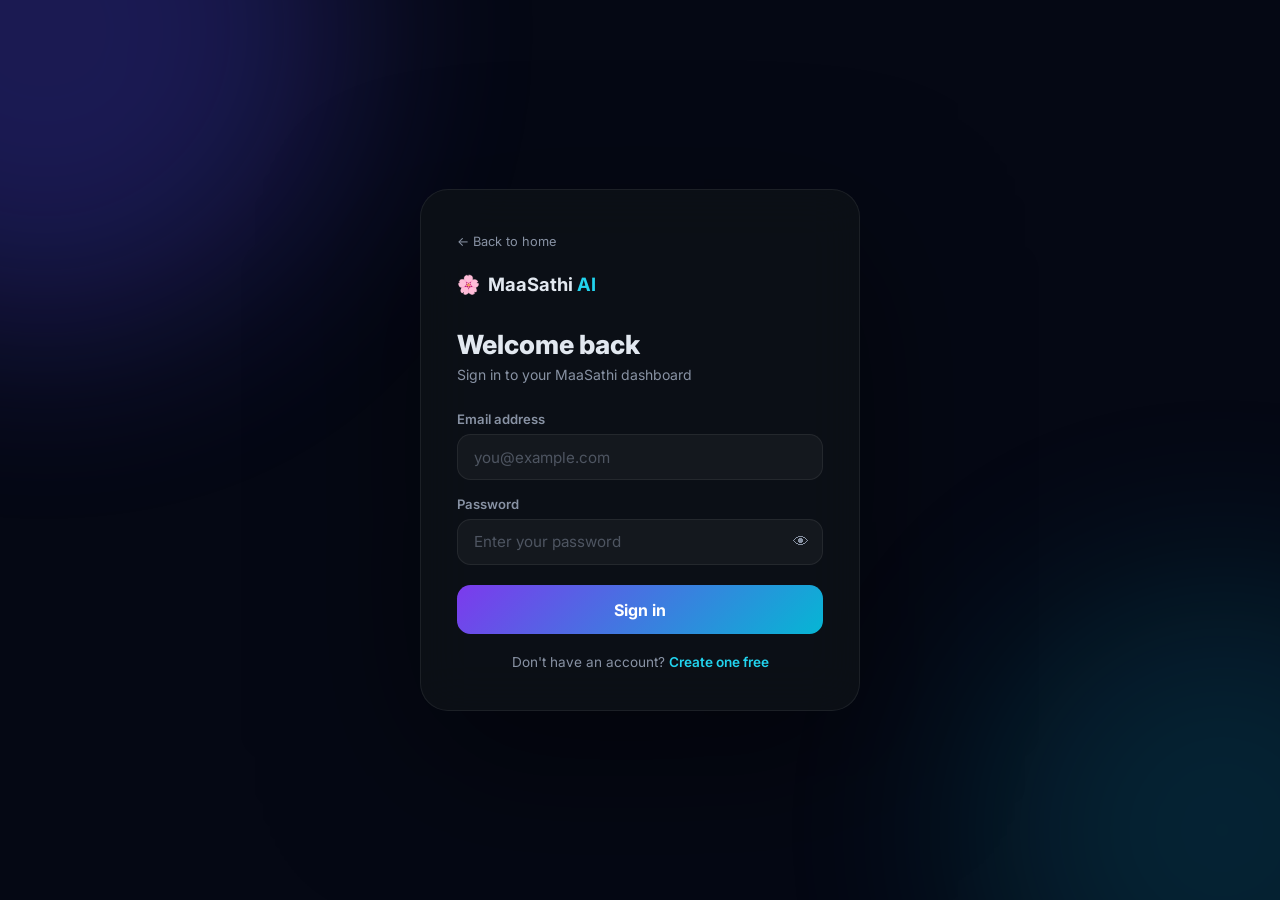
<file: frontend/login.html>
<!doctype html>
<html lang="en">
<head>
  <meta charset="UTF-8" />
  <meta name="viewport" content="width=device-width, initial-scale=1.0" />
  <title>Sign In — MaaSathi AI</title>
  <meta name="description" content="Sign in to MaaSathi AI — your intelligent personal assistant for mothers." />
  <link rel="stylesheet" href="auth.css" />
</head>
<body>

  <div class="bg-orbs">
    <div class="orb orb-1"></div>
    <div class="orb orb-2"></div>
  </div>

  <div class="auth-card">
    <a href="/" class="back-link">← Back to home</a>

    <a href="/" class="auth-logo">
      <span>🌸</span>
      <span>MaaSathi <span class="logo-ai">AI</span></span>
    </a>

    <h1 class="auth-heading">Welcome back</h1>
    <p class="auth-sub">Sign in to your MaaSathi dashboard</p>

    <div id="errorMsg" class="error-msg"></div>

    <form class="auth-form" id="loginForm" novalidate>
      <div class="form-group">
        <label class="form-label" for="email">Email address</label>
        <input
          class="form-input"
          type="email"
          id="email"
          name="email"
          placeholder="you@example.com"
          autocomplete="email"
          required
        />
      </div>

      <div class="form-group">
        <label class="form-label" for="password">Password</label>
        <div class="input-wrap">
          <input
            class="form-input"
            type="password"
            id="password"
            name="password"
            placeholder="Enter your password"
            autocomplete="current-password"
            required
          />
          <button type="button" class="toggle-pw" id="togglePw" aria-label="Toggle password">👁</button>
        </div>
      </div>

      <button type="submit" class="btn-submit" id="submitBtn">
        <span class="spinner"></span>
        <span class="btn-text">Sign in</span>
      </button>
    </form>

    <div id="successOverlay" class="success-overlay">
      <div class="success-icon">✅</div>
      <div class="success-title">Signed in successfully!</div>
      <div class="success-sub">Redirecting to your dashboard…</div>
    </div>

    <p class="auth-switch">
      Don't have an account? <a href="/register.html">Create one free</a>
    </p>
  </div>

  <script>
    const API = 'http://127.0.0.1:5000';

    // Redirect if already logged in
    fetch(`${API}/api/auth/me`, { credentials: 'include' })
      .then(r => r.json())
      .then(d => { if (d.authenticated) window.location.href = '/dashboard.html'; })
      .catch(() => {});

    // Toggle password visibility
    document.getElementById('togglePw').addEventListener('click', () => {
      const pw = document.getElementById('password');
      pw.type = pw.type === 'password' ? 'text' : 'password';
    });

    // Login form
    document.getElementById('loginForm').addEventListener('submit', async (e) => {
      e.preventDefault();
      const btn   = document.getElementById('submitBtn');
      const errEl = document.getElementById('errorMsg');
      errEl.classList.remove('show');

      const email    = document.getElementById('email').value.trim();
      const password = document.getElementById('password').value;

      if (!email || !password) {
        errEl.textContent = 'Please fill in all fields.';
        errEl.classList.add('show');
        return;
      }

      btn.classList.add('loading');
      btn.disabled = true;

      try {
        const res  = await fetch(`${API}/api/auth/login`, {
          method: 'POST',
          headers: { 'Content-Type': 'application/json' },
          credentials: 'include',
          body: JSON.stringify({ email, password }),
        });
        const data = await res.json();

        if (!res.ok) {
          errEl.textContent = data.error || 'Login failed. Please try again.';
          errEl.classList.add('show');
          btn.classList.remove('loading');
          btn.disabled = false;
          return;
        }

        // Success
        document.getElementById('loginForm').style.display = 'none';
        document.getElementById('successOverlay').classList.add('show');
        setTimeout(() => { window.location.href = '/dashboard.html'; }, 1500);

      } catch (err) {
        errEl.textContent = 'Cannot connect to the server. Is the backend running?';
        errEl.classList.add('show');
        btn.classList.remove('loading');
        btn.disabled = false;
      }
    });
  </script>
</body>
</html>
</file>
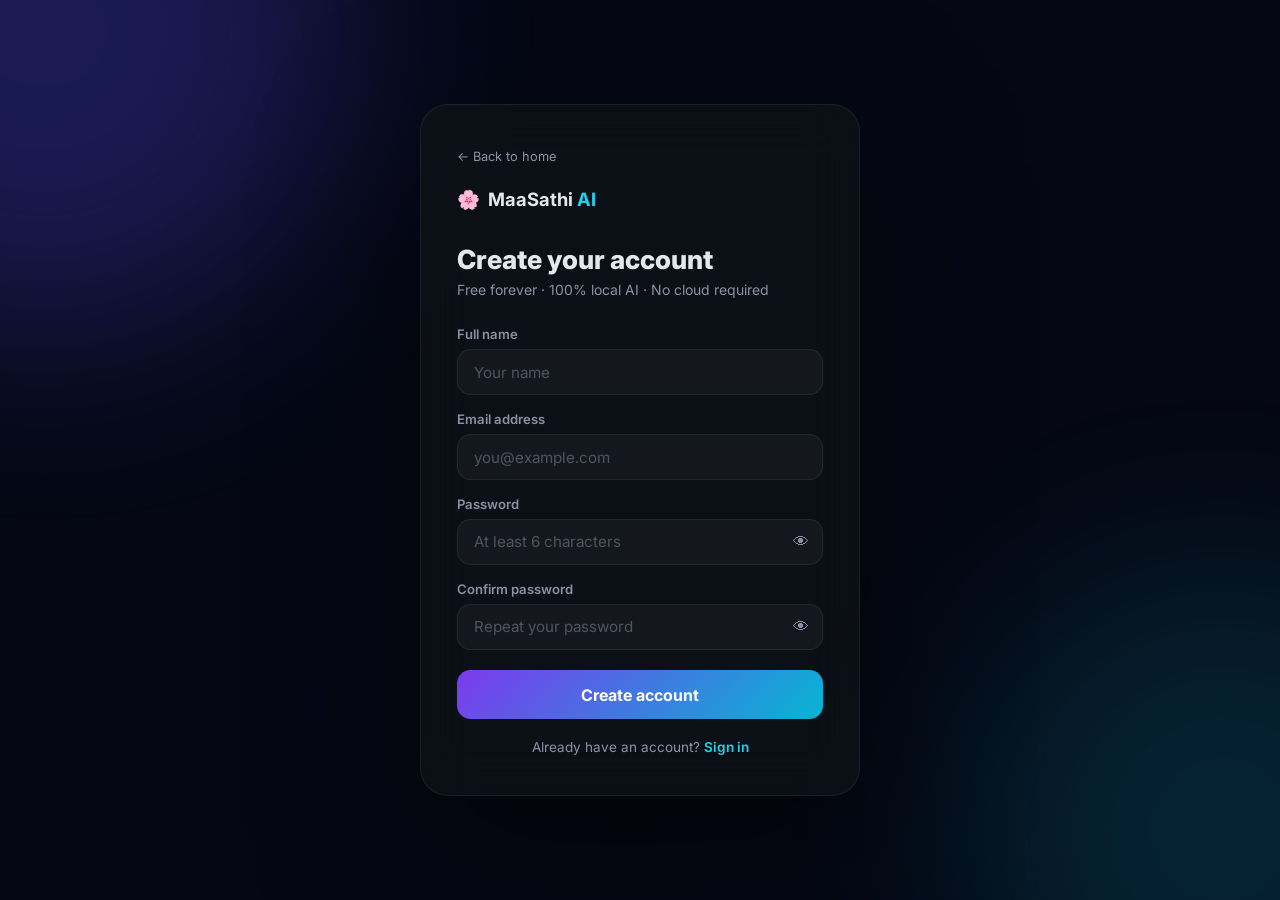
<file: frontend/register.html>
<!doctype html>
<html lang="en">
<head>
  <meta charset="UTF-8" />
  <meta name="viewport" content="width=device-width, initial-scale=1.0" />
  <title>Create Account — MaaSathi AI</title>
  <meta name="description" content="Create your free MaaSathi AI account — intelligent life assistant for mothers." />
  <link rel="stylesheet" href="auth.css" />
</head>
<body>

  <div class="bg-orbs">
    <div class="orb orb-1"></div>
    <div class="orb orb-2"></div>
  </div>

  <div class="auth-card">
    <a href="/" class="back-link">← Back to home</a>

    <a href="/" class="auth-logo">
      <span>🌸</span>
      <span>MaaSathi <span class="logo-ai">AI</span></span>
    </a>

    <h1 class="auth-heading">Create your account</h1>
    <p class="auth-sub">Free forever · 100% local AI · No cloud required</p>

    <div id="errorMsg" class="error-msg"></div>

    <form class="auth-form" id="registerForm" novalidate>

      <div class="form-group">
        <label class="form-label" for="name">Full name</label>
        <input
          class="form-input"
          type="text"
          id="name"
          name="name"
          placeholder="Your name"
          autocomplete="name"
          required
        />
      </div>

      <div class="form-group">
        <label class="form-label" for="email">Email address</label>
        <input
          class="form-input"
          type="email"
          id="email"
          name="email"
          placeholder="you@example.com"
          autocomplete="email"
          required
        />
      </div>

      <div class="form-group">
        <label class="form-label" for="password">Password</label>
        <div class="input-wrap">
          <input
            class="form-input"
            type="password"
            id="password"
            name="password"
            placeholder="At least 6 characters"
            autocomplete="new-password"
            required
          />
          <button type="button" class="toggle-pw" id="togglePw" aria-label="Toggle password">👁</button>
        </div>
      </div>

      <div class="form-group">
        <label class="form-label" for="confirm">Confirm password</label>
        <div class="input-wrap">
          <input
            class="form-input"
            type="password"
            id="confirm"
            name="confirm"
            placeholder="Repeat your password"
            autocomplete="new-password"
            required
          />
          <button type="button" class="toggle-pw" id="toggleConfirm" aria-label="Toggle confirm">👁</button>
        </div>
      </div>

      <button type="submit" class="btn-submit" id="submitBtn">
        <span class="spinner"></span>
        <span class="btn-text">Create account</span>
      </button>
    </form>

    <div id="successOverlay" class="success-overlay">
      <div class="success-icon">🎉</div>
      <div class="success-title">Account created!</div>
      <div class="success-sub">Taking you to your dashboard…</div>
    </div>

    <p class="auth-switch">
      Already have an account? <a href="/login.html">Sign in</a>
    </p>
  </div>

  <script>
    const API = 'http://127.0.0.1:5000';

    // Redirect if already logged in
    fetch(`${API}/api/auth/me`, { credentials: 'include' })
      .then(r => r.json())
      .then(d => { if (d.authenticated) window.location.href = '/dashboard.html'; })
      .catch(() => {});

    // Password toggles
    function makeToggle(btnId, inputId) {
      document.getElementById(btnId).addEventListener('click', () => {
        const el = document.getElementById(inputId);
        el.type = el.type === 'password' ? 'text' : 'password';
      });
    }
    makeToggle('togglePw', 'password');
    makeToggle('toggleConfirm', 'confirm');

    // Register form
    document.getElementById('registerForm').addEventListener('submit', async (e) => {
      e.preventDefault();
      const btn   = document.getElementById('submitBtn');
      const errEl = document.getElementById('errorMsg');
      errEl.classList.remove('show');

      const name     = document.getElementById('name').value.trim();
      const email    = document.getElementById('email').value.trim();
      const password = document.getElementById('password').value;
      const confirm  = document.getElementById('confirm').value;

      if (!name || !email || !password || !confirm) {
        errEl.textContent = 'Please fill in all fields.';
        errEl.classList.add('show');
        return;
      }
      if (password.length < 6) {
        errEl.textContent = 'Password must be at least 6 characters.';
        errEl.classList.add('show');
        return;
      }
      if (password !== confirm) {
        errEl.textContent = 'Passwords do not match.';
        errEl.classList.add('show');
        return;
      }

      btn.classList.add('loading');
      btn.disabled = true;

      try {
        const res  = await fetch(`${API}/api/auth/register`, {
          method: 'POST',
          headers: { 'Content-Type': 'application/json' },
          credentials: 'include',
          body: JSON.stringify({ name, email, password }),
        });
        const data = await res.json();

        if (!res.ok) {
          errEl.textContent = data.error || 'Registration failed. Please try again.';
          errEl.classList.add('show');
          btn.classList.remove('loading');
          btn.disabled = false;
          return;
        }

        document.getElementById('registerForm').style.display = 'none';
        document.getElementById('successOverlay').classList.add('show');
        setTimeout(() => { window.location.href = '/dashboard.html'; }, 1500);

      } catch (err) {
        errEl.textContent = 'Cannot connect to the server. Is the backend running?';
        errEl.classList.add('show');
        btn.classList.remove('loading');
        btn.disabled = false;
      }
    });
  </script>
</body>
</html>
</file>
<file: frontend/auth.css>
/* ══════════════════════════════════════════════════════════════
   MaaSathi AI — Auth Pages (Login & Register) Shared CSS
══════════════════════════════════════════════════════════════ */

@import url('https://fonts.googleapis.com/css2?family=Inter:wght@300;400;500;600;700;800&display=swap');

*, *::before, *::after { box-sizing: border-box; margin: 0; padding: 0; }

:root {
  --bg:      #050814;
  --surface: #0d1117;
  --border:  rgba(255,255,255,.07);
  --text:    #e2e8f0;
  --muted:   #8892a4;
  --cyan:    #22d3ee;
  --violet:  #818cf8;
  --rose:    #f43f5e;
  --grad-a:  #7c3aed;
  --grad-b:  #06b6d4;
}

html { scroll-behavior: smooth; }
body {
  font-family: 'Inter', sans-serif;
  background: var(--bg);
  color: var(--text);
  min-height: 100vh;
  display: flex;
  align-items: center;
  justify-content: center;
  padding: 1.5rem;
  position: relative;
  overflow: hidden;
}

/* ── Orbs ─────────────────────────────────────────────────── */
.bg-orbs { position: fixed; inset: 0; pointer-events: none; z-index: 0; }
.orb {
  position: absolute;
  border-radius: 50%;
  filter: blur(100px);
  opacity: .3;
}
.orb-1 { width: 600px; height: 600px; top: -30%; left: -20%; background: #4f46e5; }
.orb-2 { width: 500px; height: 500px; bottom: -20%; right: -15%; background: #0891b2; opacity: .2; }

/* ── Card ─────────────────────────────────────────────────── */
.auth-card {
  position: relative;
  z-index: 1;
  width: 100%;
  max-width: 440px;
  background: rgba(13,17,23,.9);
  border: 1px solid var(--border);
  border-radius: 1.75rem;
  padding: 2.5rem 2.25rem;
  backdrop-filter: blur(24px);
  box-shadow: 0 50px 150px rgba(0,0,0,.5);
}

/* ── Logo ─────────────────────────────────────────────────── */
.auth-logo {
  display: flex;
  align-items: center;
  gap: .5rem;
  font-size: 1.15rem;
  font-weight: 700;
  color: var(--text);
  text-decoration: none;
  margin-bottom: 2rem;
}
.auth-logo .logo-ai { color: var(--cyan); }

/* ── Heading ──────────────────────────────────────────────── */
.auth-heading { font-size: 1.65rem; font-weight: 800; margin-bottom: .4rem; }
.auth-sub { font-size: .875rem; color: var(--muted); margin-bottom: 1.75rem; }

/* ── Form ─────────────────────────────────────────────────── */
.auth-form { display: flex; flex-direction: column; gap: 1rem; }

.form-group { display: flex; flex-direction: column; gap: .4rem; }
.form-label { font-size: .82rem; font-weight: 600; color: var(--muted); }

.form-input {
  padding: .8rem 1rem;
  background: rgba(255,255,255,.04);
  border: 1px solid var(--border);
  border-radius: .85rem;
  color: var(--text);
  font-size: .95rem;
  font-family: 'Inter', sans-serif;
  outline: none;
  transition: border-color .2s, background .2s;
}
.form-input:focus {
  border-color: var(--cyan);
  background: rgba(34,211,238,.05);
}
.form-input::placeholder { color: rgba(136,146,164,.5); }

/* Password wrapper */
.input-wrap { position: relative; }
.input-wrap .form-input { width: 100%; padding-right: 2.8rem; }
.toggle-pw {
  position: absolute;
  right: .9rem;
  top: 50%;
  transform: translateY(-50%);
  background: none;
  border: none;
  color: var(--muted);
  cursor: pointer;
  font-size: 1rem;
  transition: color .2s;
}
.toggle-pw:hover { color: var(--text); }

/* ── Error message ────────────────────────────────────────── */
.error-msg {
  display: none;
  font-size: .8rem;
  color: var(--rose);
  background: rgba(244,63,94,.08);
  border: 1px solid rgba(244,63,94,.2);
  padding: .6rem .9rem;
  border-radius: .7rem;
}
.error-msg.show { display: block; }

/* ── Submit button ────────────────────────────────────────── */
.btn-submit {
  padding: .9rem;
  border-radius: .85rem;
  background: linear-gradient(135deg, var(--grad-a), var(--grad-b));
  border: none;
  color: #fff;
  font-size: 1rem;
  font-weight: 700;
  font-family: 'Inter', sans-serif;
  cursor: pointer;
  transition: opacity .2s, transform .15s, box-shadow .2s;
  margin-top: .25rem;
  display: flex;
  align-items: center;
  justify-content: center;
  gap: .6rem;
}
.btn-submit:hover { opacity: .88; transform: translateY(-1px); box-shadow: 0 8px 30px rgba(124,58,237,.4); }
.btn-submit:disabled { opacity: .55; cursor: not-allowed; transform: none; }

/* ── Spinner ──────────────────────────────────────────────── */
.spinner {
  width: 18px; height: 18px;
  border: 2.5px solid rgba(255,255,255,.3);
  border-top-color: #fff;
  border-radius: 50%;
  animation: spin .7s linear infinite;
  display: none;
}
.btn-submit.loading .spinner { display: block; }
.btn-submit.loading .btn-text { display: none; }
@keyframes spin { to { transform: rotate(360deg); } }

/* ── Divider ──────────────────────────────────────────────── */
.auth-divider {
  display: flex;
  align-items: center;
  gap: .8rem;
  color: var(--muted);
  font-size: .78rem;
  margin: .5rem 0;
}
.auth-divider::before, .auth-divider::after {
  content:''; flex: 1; height: 1px; background: var(--border);
}

/* ── Switch link ──────────────────────────────────────────── */
.auth-switch {
  text-align: center;
  font-size: .85rem;
  color: var(--muted);
  margin-top: 1.25rem;
}
.auth-switch a { color: var(--cyan); font-weight: 600; text-decoration: none; }
.auth-switch a:hover { text-decoration: underline; }

/* ── Back link ────────────────────────────────────────────── */
.back-link {
  display: inline-flex;
  align-items: center;
  gap: .35rem;
  font-size: .8rem;
  color: var(--muted);
  text-decoration: none;
  margin-bottom: 1.5rem;
  transition: color .2s;
}
.back-link:hover { color: var(--text); }

/* ── Success state ────────────────────────────────────────── */
.success-overlay {
  display: none;
  flex-direction: column;
  align-items: center;
  gap: 1rem;
  text-align: center;
  padding: 1rem 0;
}
.success-overlay.show { display: flex; }
.success-icon { font-size: 3.5rem; animation: pop .4s ease; }
@keyframes pop { 0%{transform:scale(.5); opacity:0} 80%{transform:scale(1.1)} 100%{transform:scale(1);opacity:1} }
.success-title { font-size: 1.25rem; font-weight: 700; }
.success-sub { font-size: .875rem; color: var(--muted); }
</file>
